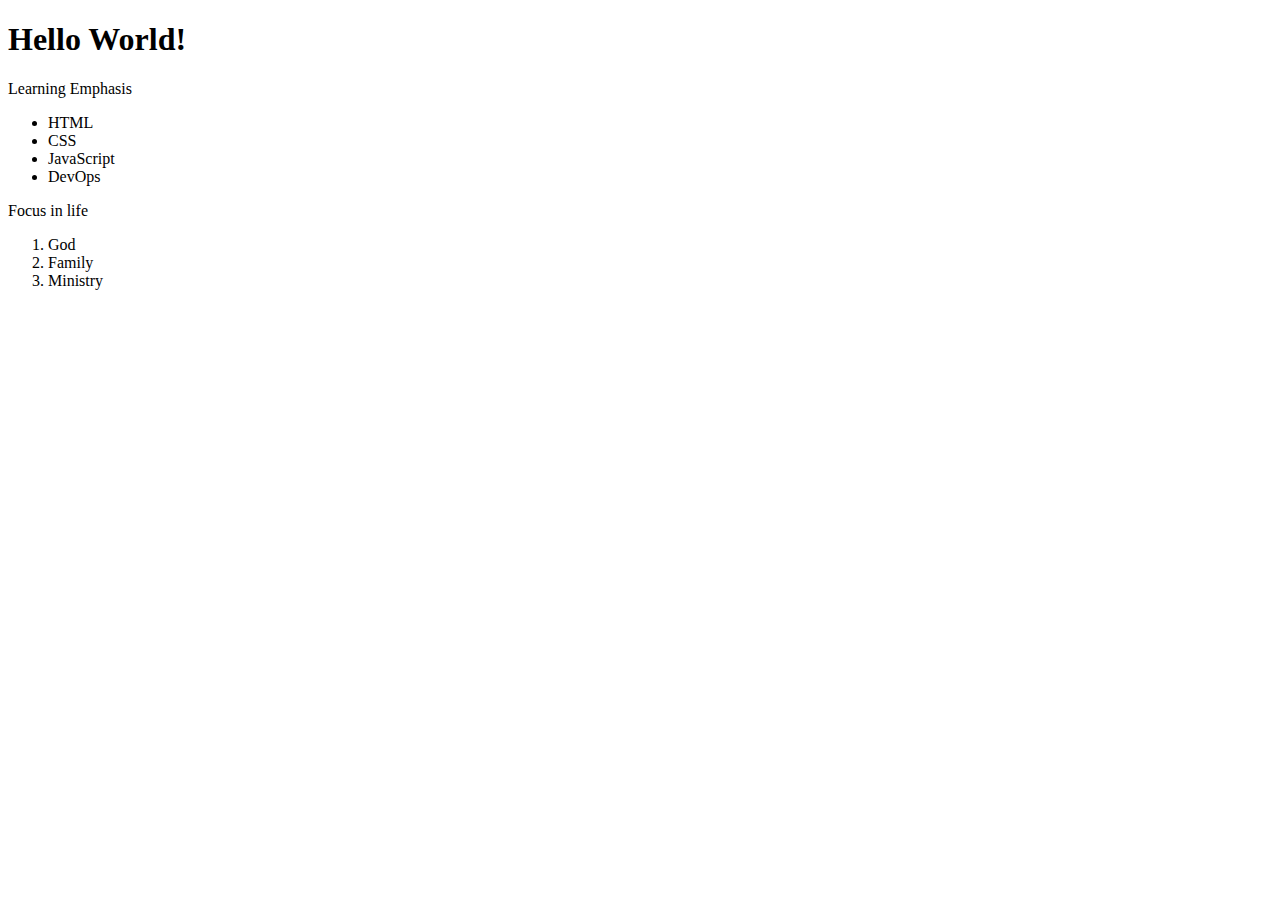
<file: html-boilerplate/index.html>
<!DOCTYPE html>

<html lang="en">
    <head>
        <meta charset="UTF-8">
        <title>My First Webpage</title>
    </head>
    <!--Trying out my first comment-->
    <body>
        <h1>Hello World!</h1>
        <p>
            Learning Emphasis
            <ul>
                <li>HTML</li>
                <li>CSS</li>
                <li>JavaScript</li>
                <li>DevOps</li>
            </ul>    
        </p>

        <p>
            Focus in life
            <ol>
                <li>God</li>
                <li>Family</li>
                <li>Ministry</li>
            </ol>    
        </p>
    </body>
</html>
</file>
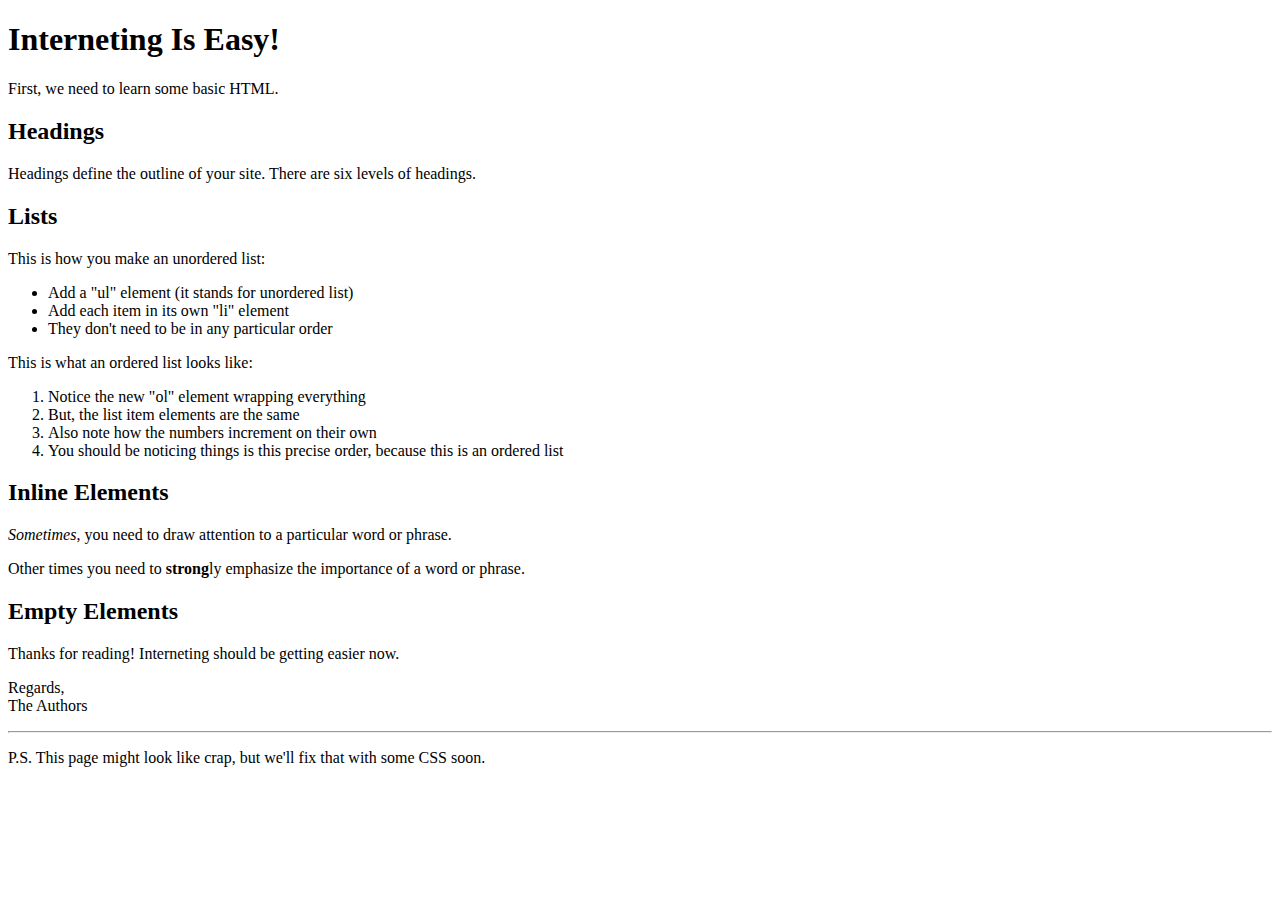
<file: internet-hard-module/index.html>
<!DOCTYPE html>
<html>
  <head>
    <!-- Metadata goes here -->
  </head>
  <body>
    <h1>Interneting Is Easy!</h1>
    <p>First, we need to learn some basic HTML.</p>
    <h2>Headings</h2>
    <p>
      Headings define the outline of your site. There are six levels of
      headings.
    </p>
    <h2>Lists</h2>

    <p>This is how you make an unordered list:</p>

    <ul>
      <li>Add a "ul" element (it stands for unordered list)</li>
      <li>Add each item in its own "li" element</li>
      <li>They don't need to be in any particular order</li>
    </ul>

    <p>This is what an ordered list looks like:</p>

    <ol>
      <li>Notice the new "ol" element wrapping everything</li>
      <li>But, the list item elements are the same</li>
      <li>Also note how the numbers increment on their own</li>
      <li>
        You should be noticing things is this precise order, because this is an
        ordered list
      </li>
    </ol>

    <h2>Inline Elements</h2>
    <p>
      <em>Sometimes</em>, you need to draw attention to a particular word or
      phrase.
    </p>
    <p>
      Other times you need to <strong>strong</strong>ly emphasize the importance
      of a word or phrase.
    </p>
    <h2>Empty Elements</h2>

    <p>Thanks for reading! Interneting should be getting easier now.</p>

    <p>
      Regards,<br />
      The Authors
    </p>

    <hr />

    <p>
      P.S. This page might look like crap, but we'll fix that with some CSS
      soon.
    </p>
  </body>
</html>
</file>
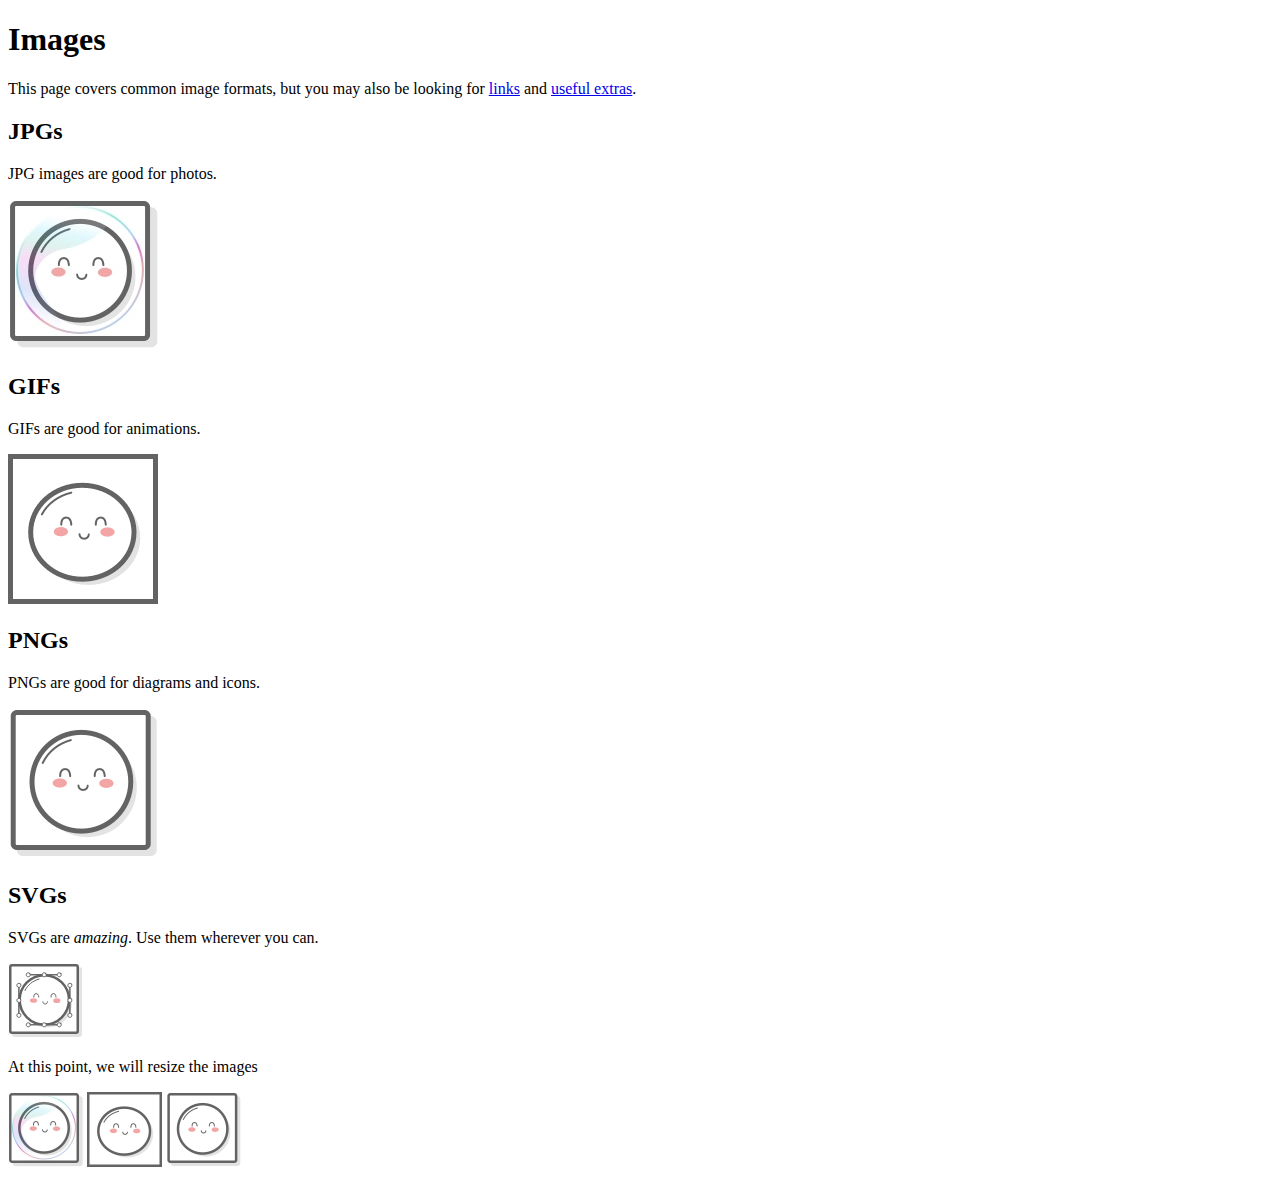
<file: internet-hard-module/images.html>
<!DOCTYPE html>
<html lang="en">
  <head>
    <title>Images</title>
  </head>
  <body>
    <h1>Images</h1>
    <p>
      This page covers common image formats, but you may also be looking for
      <a href="links-images.html">links</a> and
      <a href="misc/extras.html">useful extras</a>.
    </p>

    <h2>JPGs</h2>

    <p>JPG images are good for photos.</p>

    <img src="links-and-images/images/mochi.jpg" />

    <h2>GIFs</h2>

    <p>GIFs are good for animations.</p>

    <img src="links-and-images/images/mochi.gif" />

    <h2>PNGs</h2>

    <p>PNGs are good for diagrams and icons.</p>

    <img src="links-and-images/images/mochi.png" />
    <h2>SVGs</h2>

    <p>SVGs are <em>amazing</em>. Use them wherever you can.</p>

    <img src="links-and-images/images/mochi.svg" />

    <p>At this point, we will resize the images</p>
    <!-- In JPGs section -->
    <img src="links-and-images/images/mochi.jpg" width="75" />

    <!-- In GIFs section -->
    <img src="links-and-images/images/mochi.gif" width="75" />

    <!-- In PNGs section -->
    <img src="links-and-images/images/mochi.png" width="75" />
  </body>
</html>
</file>
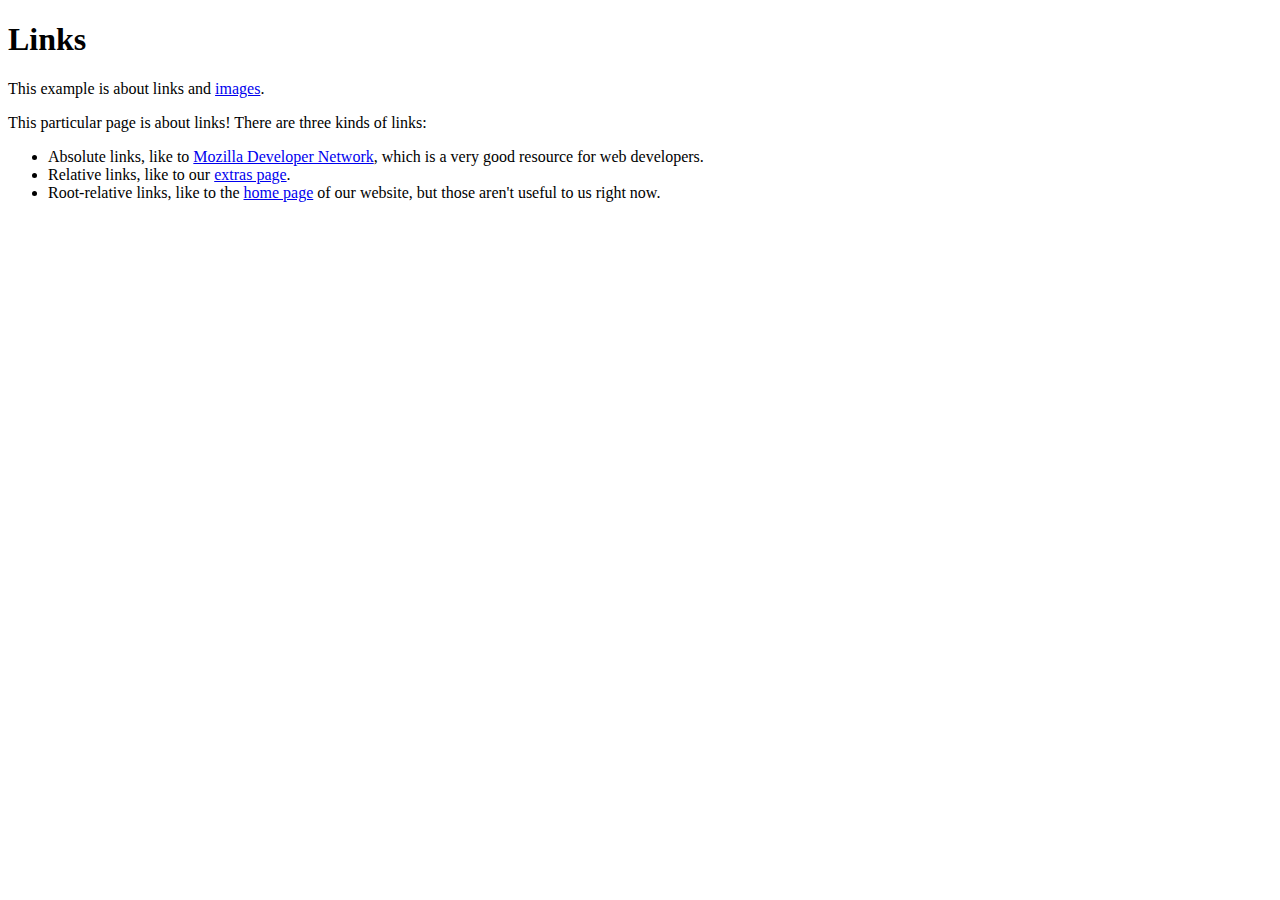
<file: internet-hard-module/links-images.html>
<!DOCTYPE html>
<html>
  <head>
    <title>Links</title>
  </head>
  <body>
    <h1>Links</h1>
    <p>This example is about links and <a href="images.html">images</a>.</p>
    <p>This particular page is about links! There are three kinds of links:</p>

    <ul>
      <li>
        Absolute links, like to
        <a
          href="https://developer.mozilla.org/en-US/docs/Web/HTML"
          target="_blank"
          >Mozilla Developer Network</a
        >, which is a very good resource for web developers.
      </li>
      <li>
        Relative links, like to our <a href="misc/extras.html">extras page</a>.
      </li>
      <!-- This won't work for our local HTML files -->
      <li>
        Root-relative links, like to the <a href="/">home page</a> of our
        website, but those aren't useful to us right now.
      </li>
    </ul>
  </body>
</html>
</file>
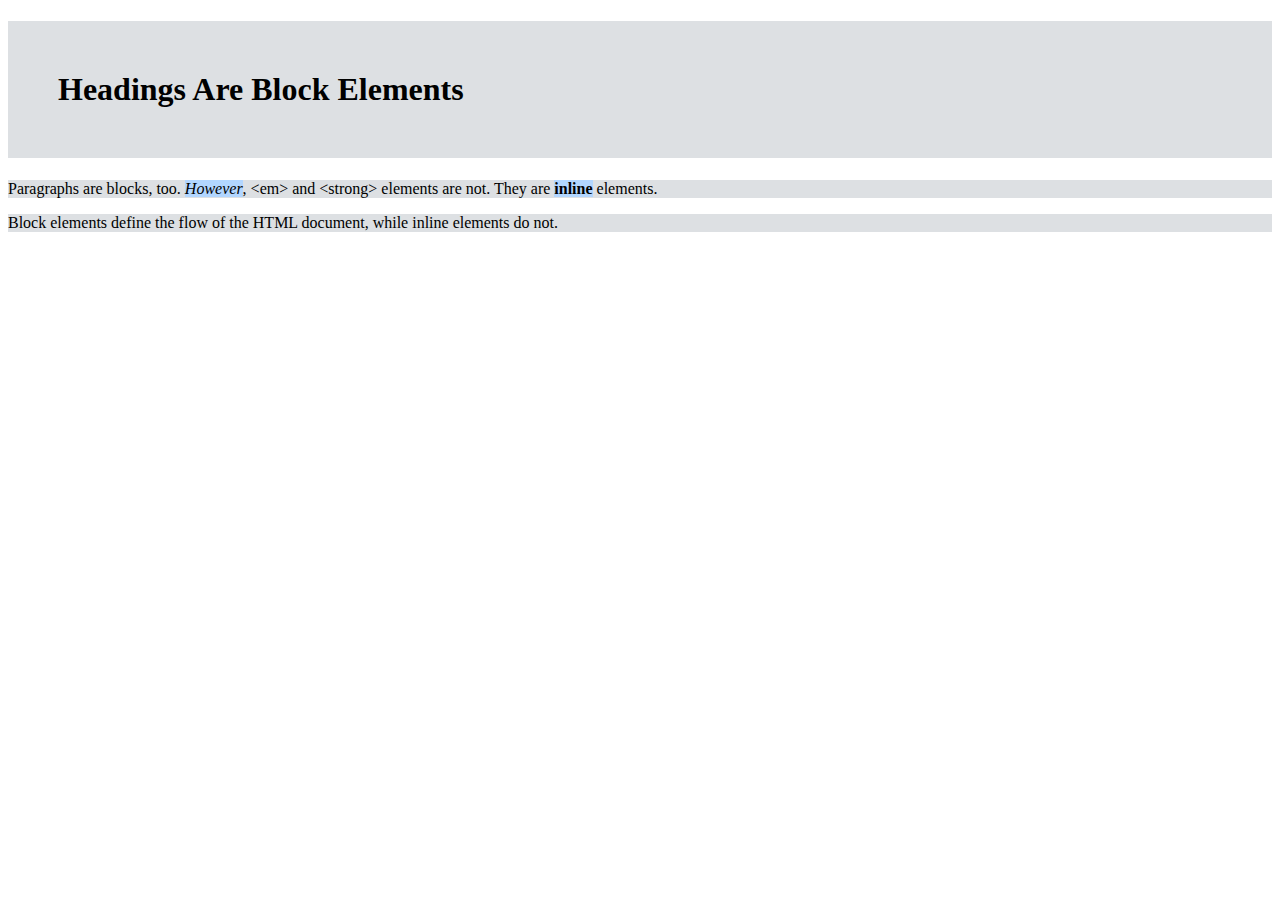
<file: internet-hard-module/css-box-model/boxes.html>
<!DOCTYPE html>
<html lang='en'>
  <head>
    <meta charset='UTF-8'/>
    <title>Boxes Are Easy!</title>
    <link rel='stylesheet' href='box-styles.css'/>
  </head>
  <body>
    <h1>Headings Are Block Elements</h1>

    <p>Paragraphs are blocks, too. <em>However</em>, &lt;em&gt; and &lt;strong&gt;
       elements are not. They are <strong>inline</strong> elements.</p>

    <p>Block elements define the flow of the HTML document, while inline elements
       do not.</p>
  </body>
</html>
</file>
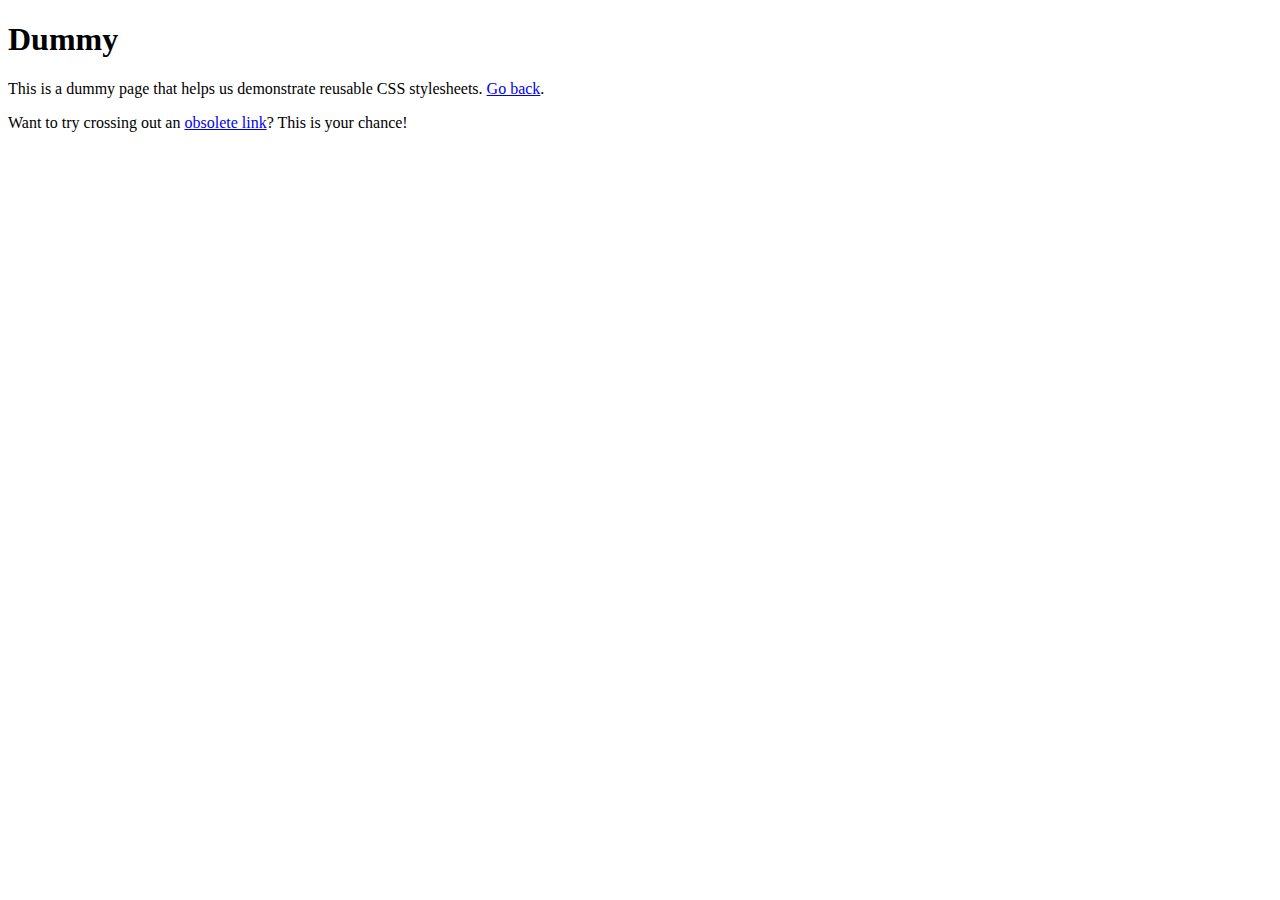
<file: internet-hard-module/hello-css/dummy.html>
<!DOCTYPE html>
<html lang="en">
  <head>
    <meta charset="UTF-8" />
    <title>Dummy</title>
  </head>
  <body>
    <h1>Dummy</h1>

    <p>
      This is a dummy page that helps us demonstrate reusable CSS stylesheets.
      <a href="hello-css.html">Go back</a>.
    </p>

    <p>
      Want to try crossing out an <a href="nowhere.html">obsolete link</a>? This
      is your chance!
    </p>
  </body>
</html>
</file>
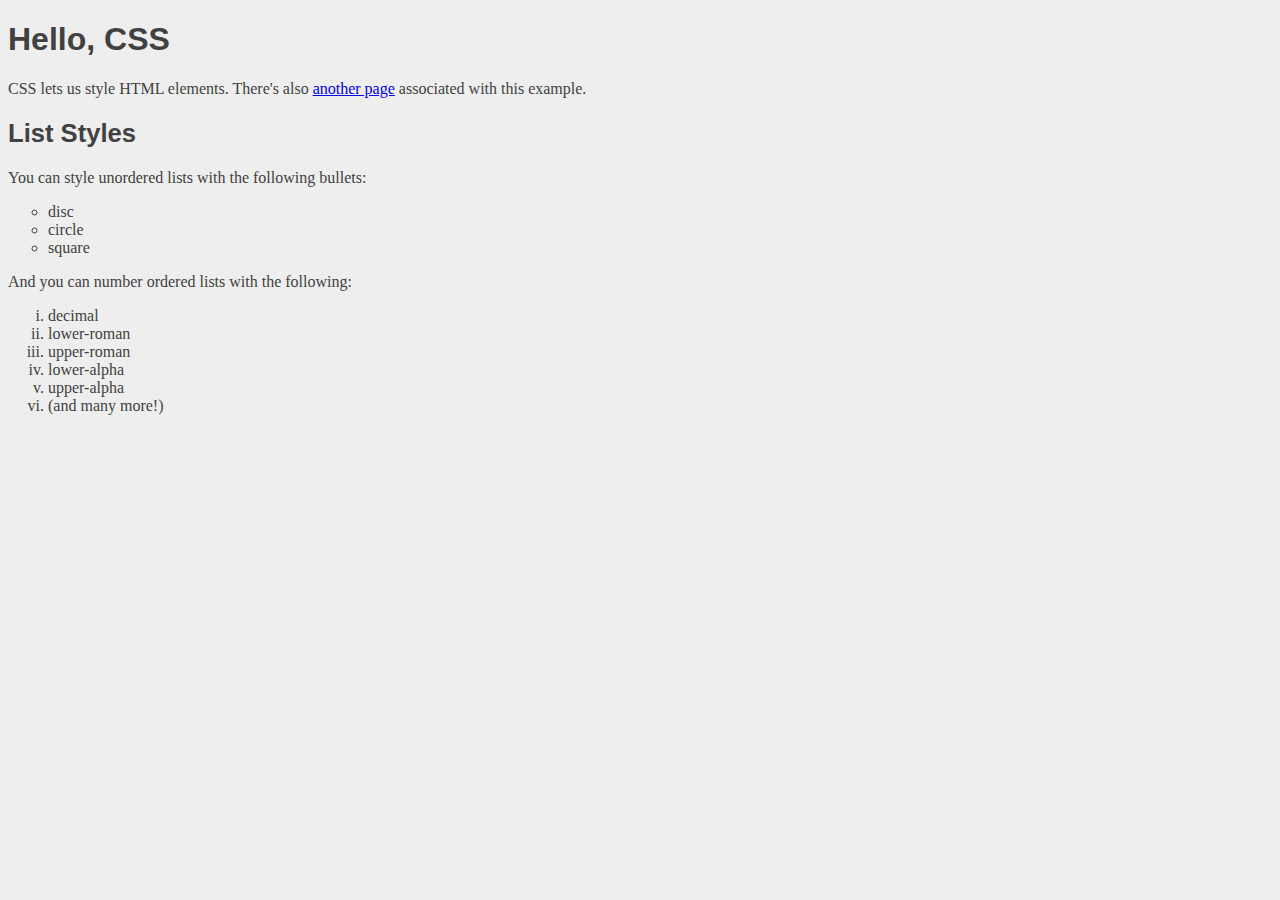
<file: internet-hard-module/hello-css/hello-css.html>
<!DOCTYPE html>
<html lang="en">
  <head>
    <meta charset="UTF-8" />
    <link rel="stylesheet" href="styles.css" />
    <title>Hello, CSS</title>
  </head>
  <body>
    <h1>Hello, CSS</h1>

    <p>
      CSS lets us style HTML elements. There's also
      <a href="dummy.html">another page</a> associated with this example.
    </p>

    <h2>List Styles</h2>

    <p>You can style unordered lists with the following bullets:</p>

    <ul>
      <li>disc</li>
      <li>circle</li>
      <li>square</li>
    </ul>

    <p>And you can number ordered lists with the following:</p>

    <ol>
      <li>decimal</li>
      <li>lower-roman</li>
      <li>upper-roman</li>
      <li>lower-alpha</li>
      <li>upper-alpha</li>
      <li>(and many more!)</li>
    </ol>
  </body>
</html>
</file>
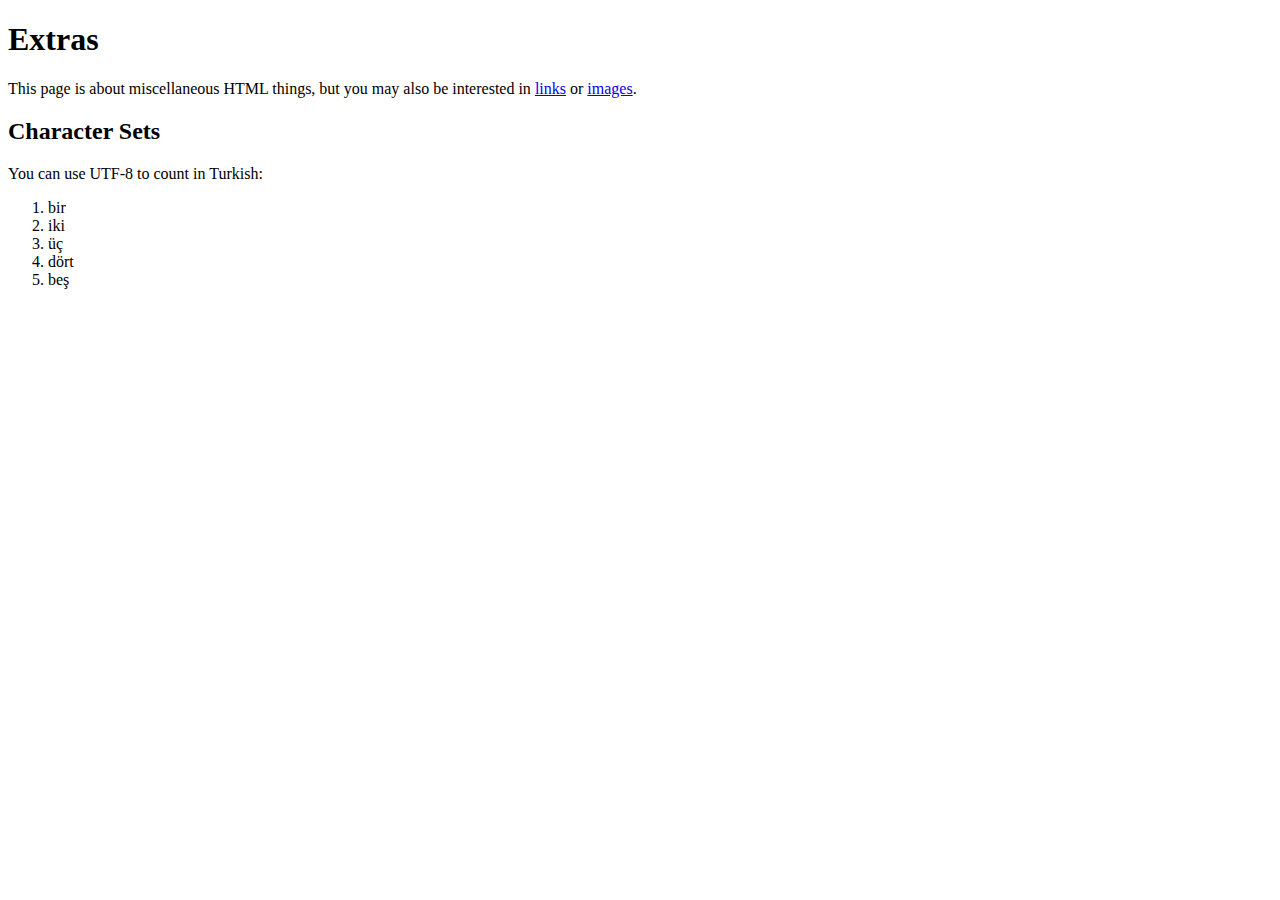
<file: internet-hard-module/misc/extras.html>
<!DOCTYPE html>
<html>
  <head>
    <title>Extras</title>
  </head>
  <body>
    <h1>Extras</h1>
    <p>
      This page is about miscellaneous HTML things, but you may also be
      interested in <a href="../links-images.html">links</a> or
      <a href="../images.html">images</a>.
    </p>
    <h2>Character Sets</h2>

    <p>You can use UTF-8 to count in Turkish:</p>

    <ol>
      <li>bir</li>
      <li>iki</li>
      <li>üç</li>
      <li>dört</li>
      <li>beş</li>
    </ol>
  </body>
</html>
</file>
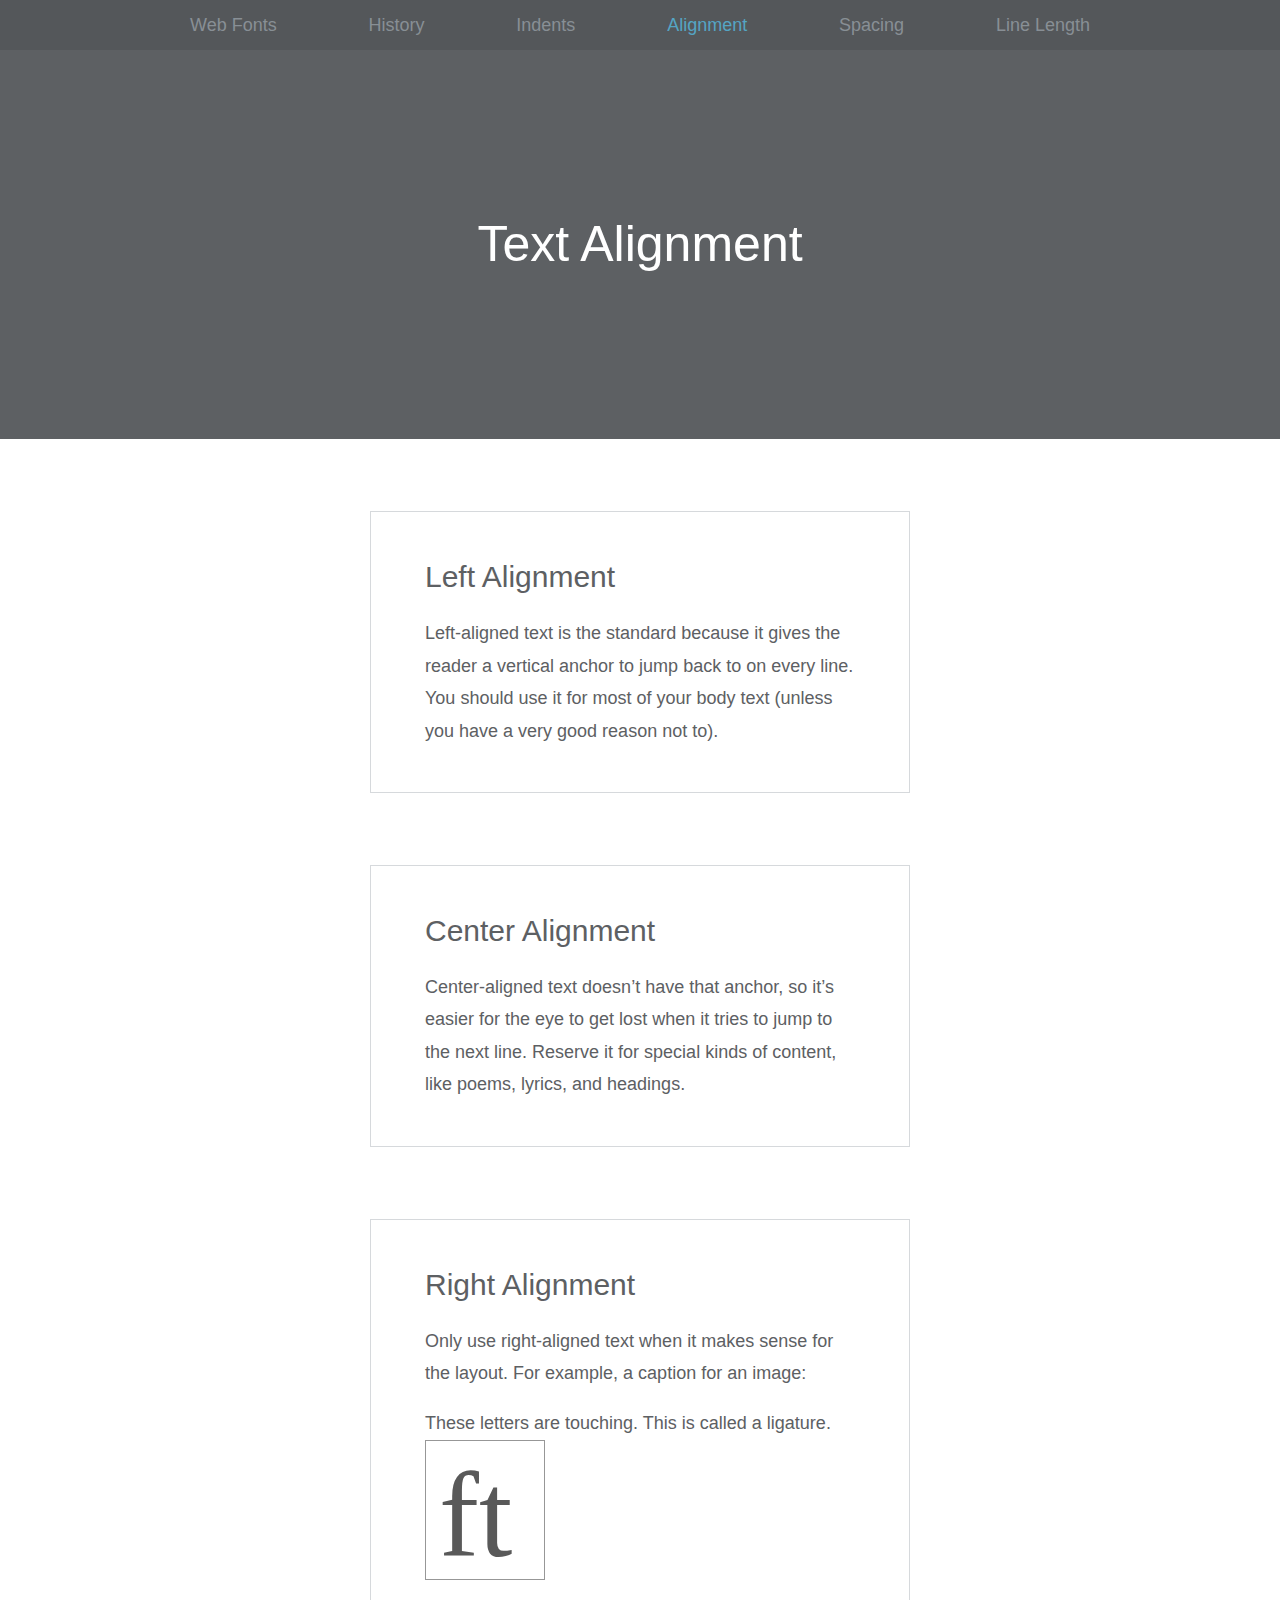
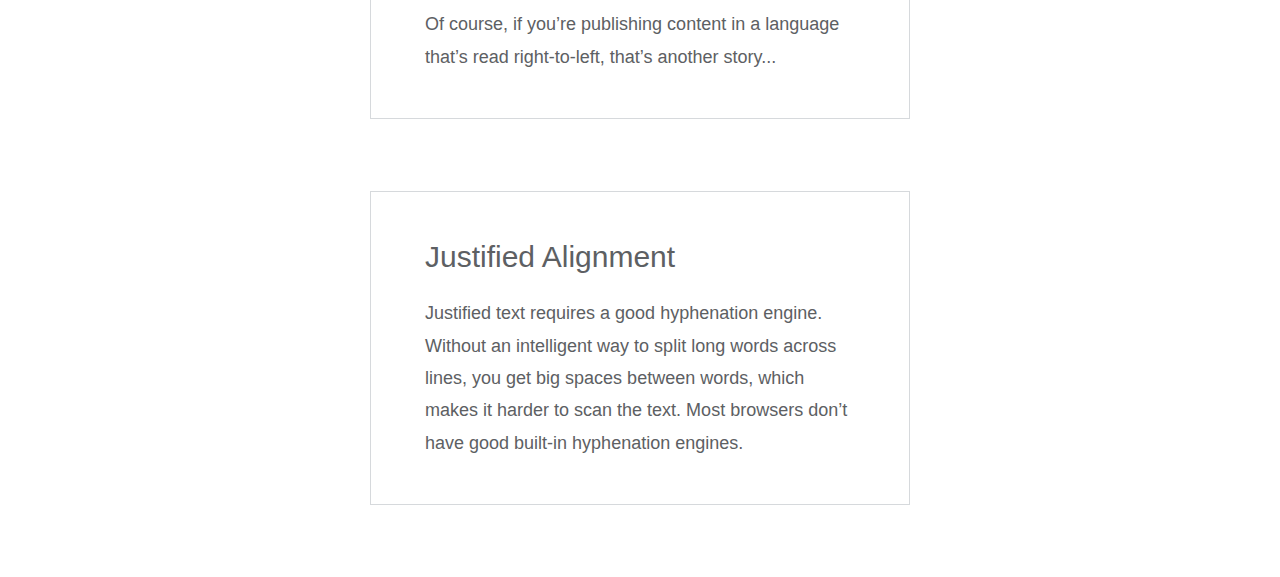
<file: internet-hard-module/typography/web-typography/alignment.html>
<!DOCTYPE html>
<html lang='en'>
<head>
  <meta charset='UTF-8'/>
  <title>Text Alignment</title>
  <link rel='stylesheet' href='typo.css'/>
</head>
<body>

<header>
  <nav>
    <ul>
      <li><a href='web-fonts.html'>Web Fonts</a></li>
      <li><a href='history.html'>History</a></li>
      <li><a href='indents.html'>Indents</a></li>
      <li class='selected'>Alignment</li>
      <li><a href='spacing.html'>Spacing</a></li>
      <li><a href='line-length.html'>Line Length</a></li>
    </ul>
  </nav>
  <div class='hero'>
    <h1>Text Alignment</h1>
  </div>
</header>

<div class='page'>

  <section class='section section--gray left'>
    <h2>Left Alignment</h2>

    <p>Left-aligned text is the standard because it gives the reader a vertical
    anchor to jump back to on every line. You should use it for most of your body
    text (unless you have a very good reason not to).</p>

  </section>

  <section class='section section--gray center'>
    <h2>Center Alignment</h2>

    <p>Center-aligned text doesn’t have that anchor, so it’s easier for the eye
    to get lost when it tries to jump to the next line. Reserve it for special
    kinds of content, like poems, lyrics, and headings.</p>

  </section>

  <section class='section section--gray'>
    <h2>Right Alignment</h2>

    <p>Only use right-aligned text when it makes sense for the layout. For
    example, a caption for an image:</p>

    <figure>
      <figcaption>These letters are touching. This is called a
      ligature.</figcaption>
      <img src='ligature.svg'/>
    </figure>

    <p>Of course, if you’re publishing content in a language that’s read
    right-to-left, that’s another story...</p>

  </section>

  <section class='section section--gray justify'>

    <h2>Justified Alignment</h2>

    <p>Justified text requires a good hyphenation engine. Without an intelligent
    way to split long words across lines, you get big spaces between words, which
    makes it harder to scan the text. Most browsers don’t have good built-in
    hyphenation engines.</p>
    
  </section>

</div>

</body>
</html>
</file>
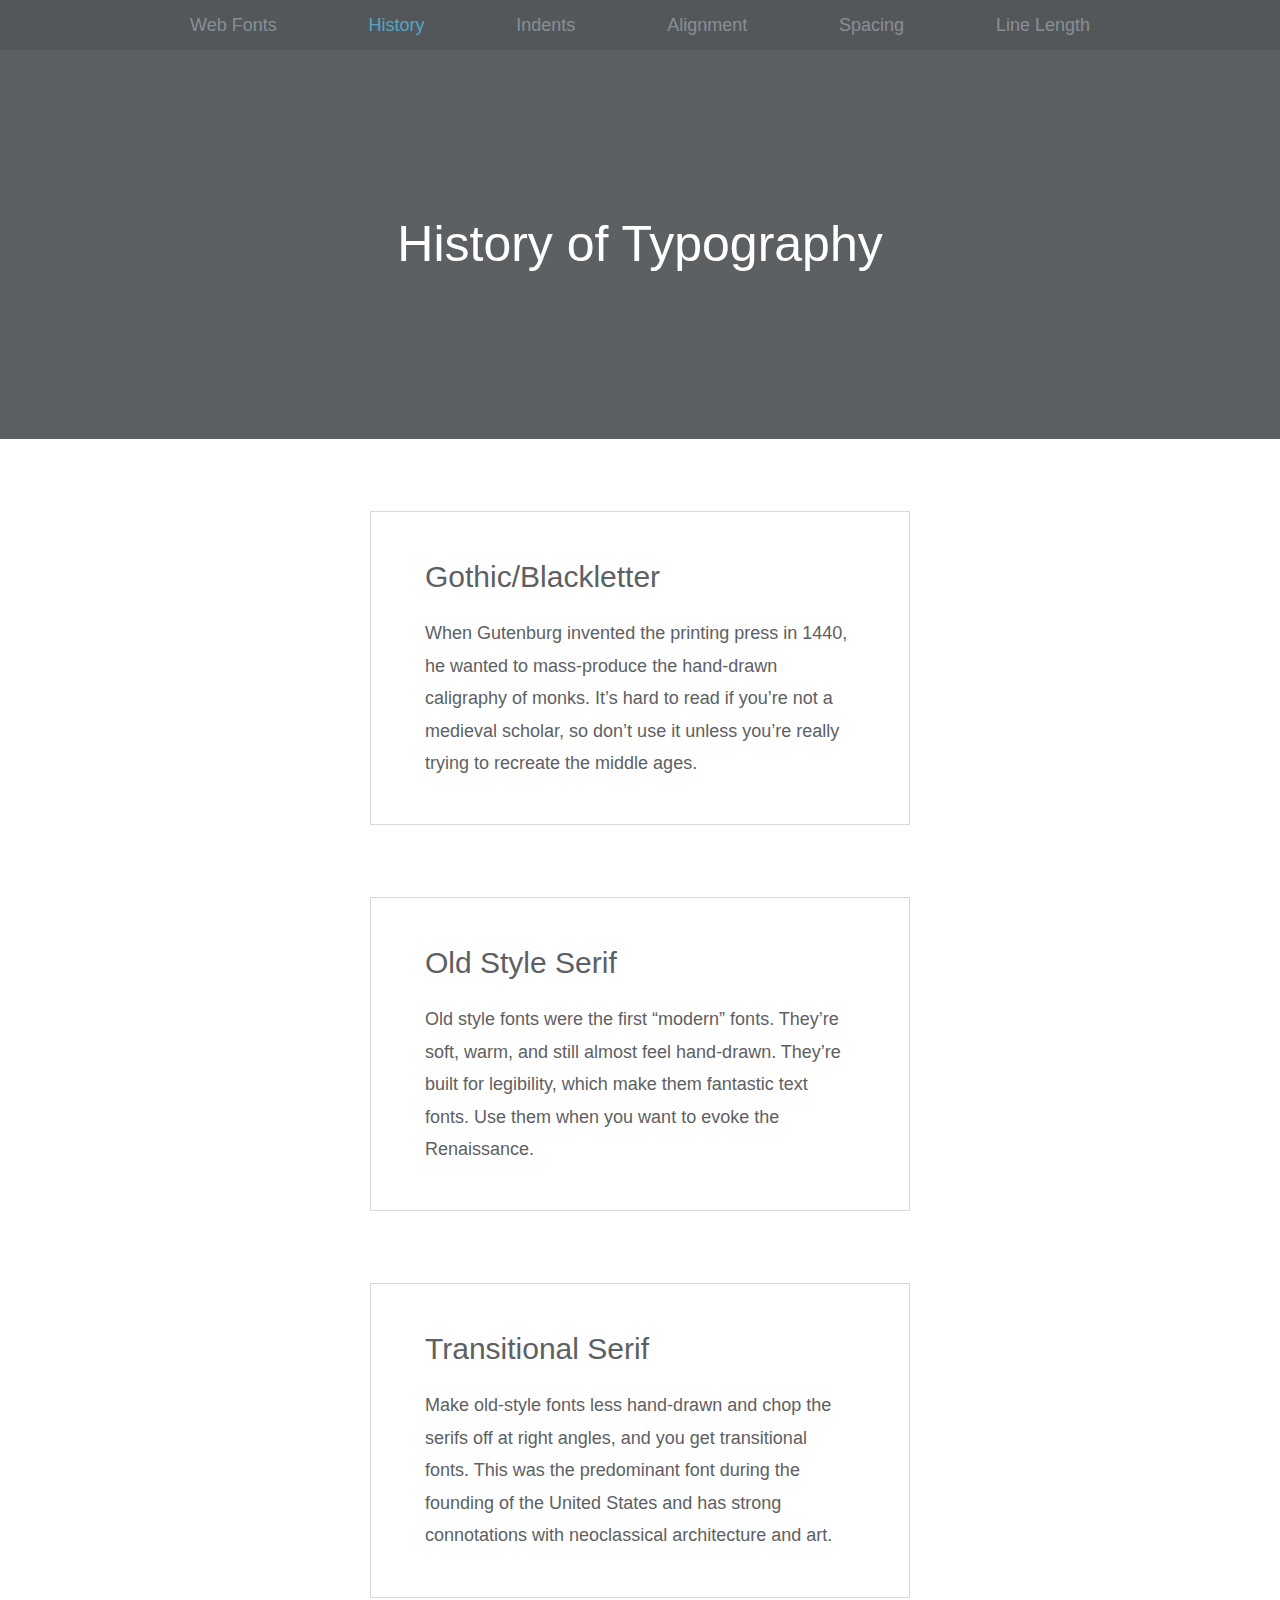
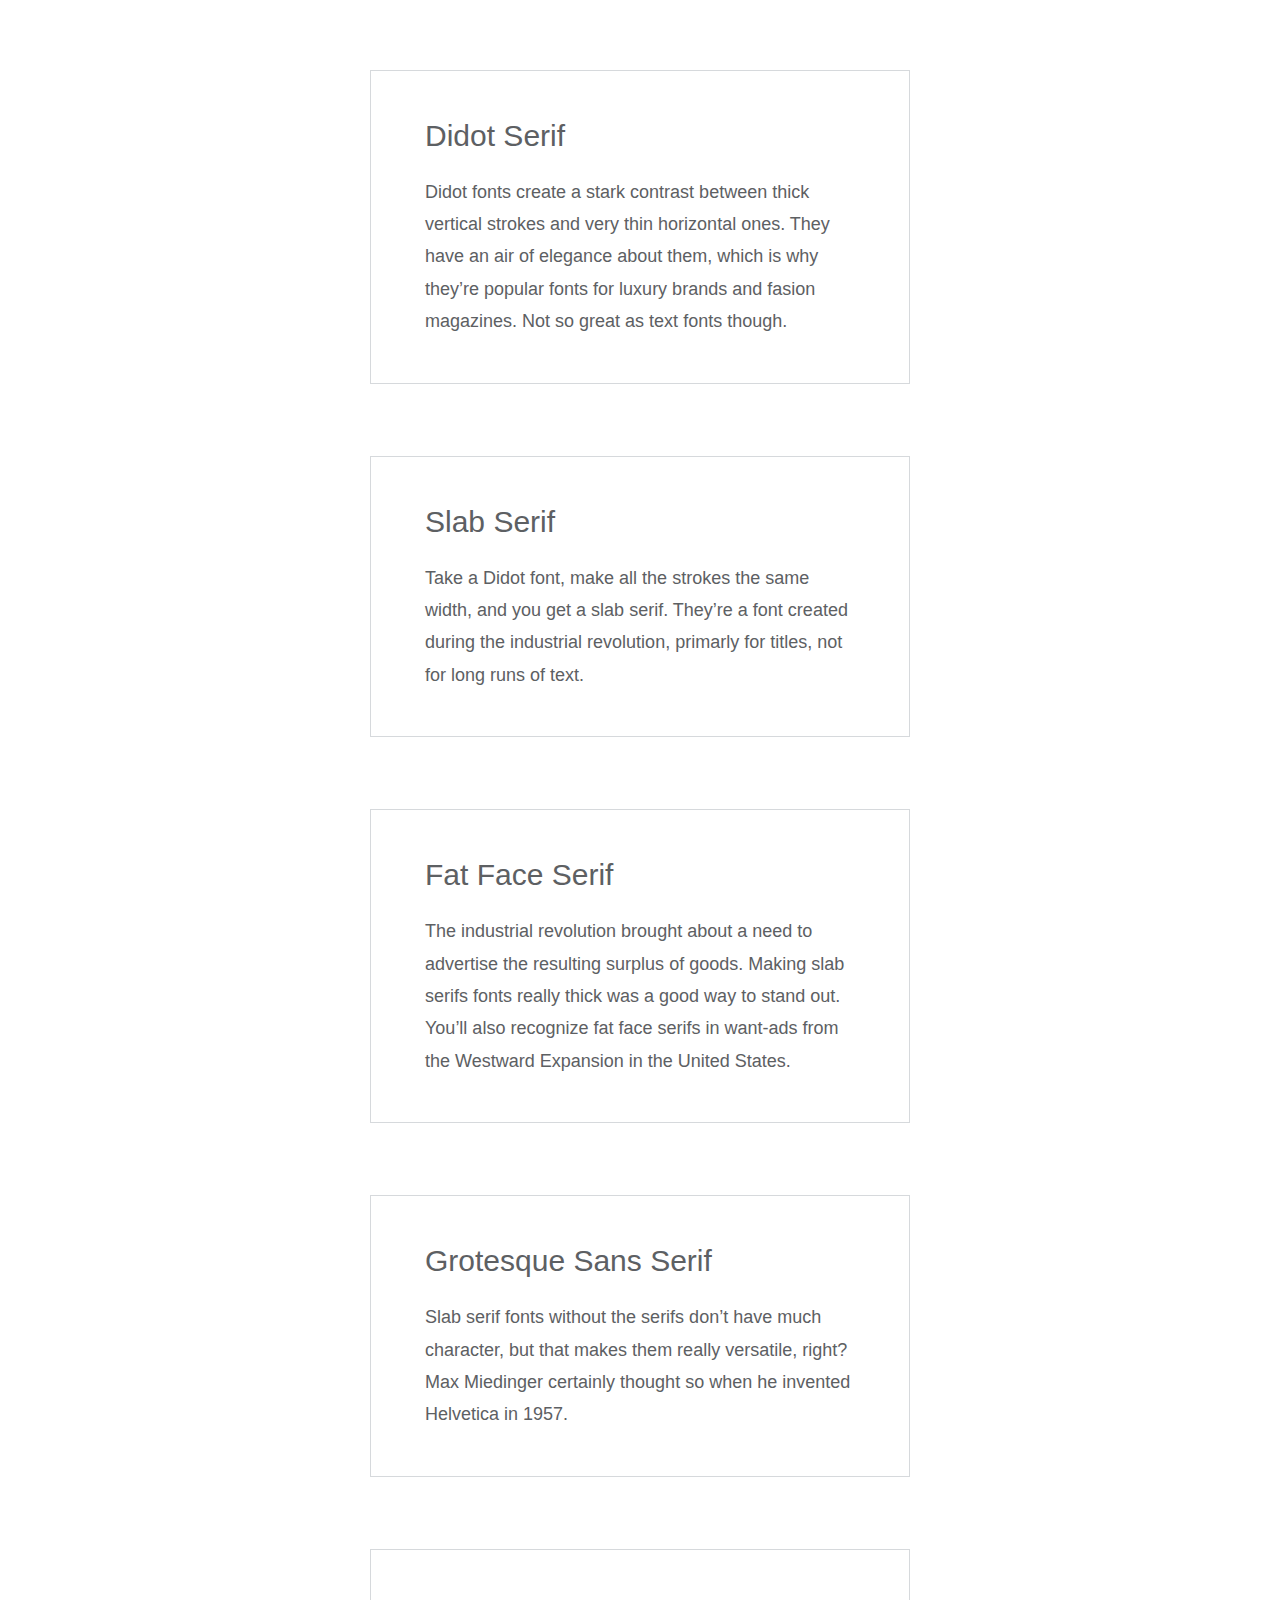
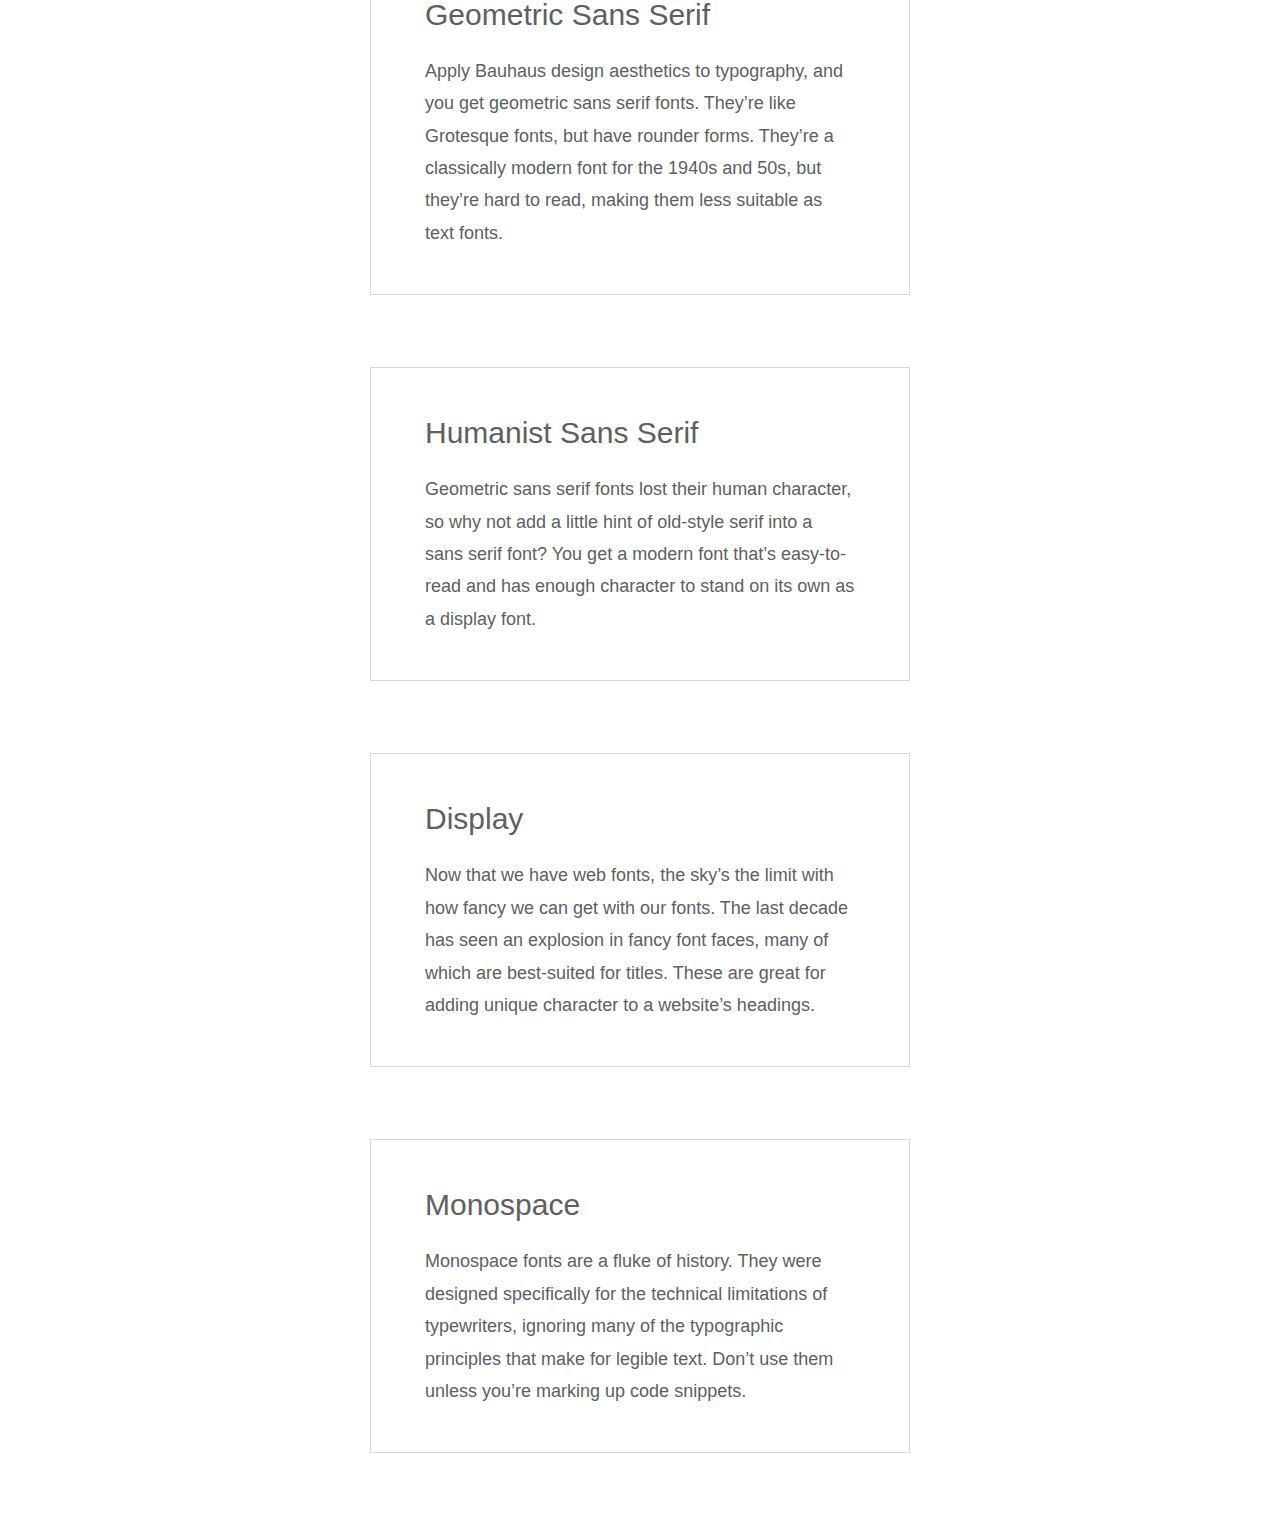
<file: internet-hard-module/typography/web-typography/history.html>
<!DOCTYPE html>
<html lang='en'>
<head>
  <meta charset='UTF-8'/>
  <title>History of Typography</title>
  <link rel='stylesheet' href='typo.css'/>
</head>
<body>

  <header>
    <nav>
      <ul>
        <li><a href='web-fonts.html'>Web Fonts</a></li>
        <li class='selected'>History</li>
        <li><a href='indents.html'>Indents</a></li>
        <li><a href='alignment.html'>Alignment</a></li>
        <li><a href='spacing.html'>Spacing</a></li>
        <li><a href='line-length.html'>Line Length</a></li>
      </ul>
    </nav>
    <div class='hero'>
      <h1>History of Typography</h1>
    </div>
  </header>

  <div class='page'>

    <section class='section section--gray blackletter'>
      <h2>Gothic/Blackletter</h2>

      <p>When Gutenburg invented the printing press in 1440, he wanted to
      mass-produce the hand-drawn caligraphy of monks. It’s hard to read if
      you’re not a medieval scholar, so don’t use it unless you’re really trying
      to recreate the middle ages.</p>

    </section>

    <section class='section section--gray old-style'>
      <h2>Old Style Serif</h2>

      <p>Old style fonts were the first “modern” fonts. They’re soft, warm, and
      still almost feel hand-drawn. They’re built for legibility, which make them
      fantastic text fonts. Use them when you want to evoke the Renaissance.</p>
    </section>

    <section class='section section--gray transitional'>
      <h2>Transitional Serif</h2>

      <p>Make old-style fonts less hand-drawn and chop the serifs off at right
      angles, and you get transitional fonts. This was the predominant font
      during the founding of the United States and has strong connotations with
      neoclassical architecture and art.</p>
    </section>


    <section class='section section--gray didot'>
      <h2>Didot Serif</h2>

      <p>Didot fonts create a stark contrast between thick vertical strokes and
      very thin horizontal ones. They have an air of elegance about them, which
      is why they’re popular fonts for luxury brands and fasion magazines. Not so
      great as text fonts though.</p>
    </section>


    <section class='section section--gray slab'>
      <h2>Slab Serif</h2>

      <p>Take a Didot font, make all the strokes the same width, and you get a
      slab serif. They’re a font created during the industrial revolution,
      primarly for titles, not for long runs of text.</p>
    </section>


    <section class='section section--gray fat-face'>
      <h2>Fat Face Serif</h2>

      <p>The industrial revolution brought about a need to advertise the
      resulting surplus of goods. Making slab serifs fonts really thick was a
      good way to stand out. You’ll also recognize fat face serifs in want-ads
      from the Westward Expansion in the United States.</p>

    </section>

    <section class='section section--gray grotesque'>
      <h2>Grotesque Sans Serif</h2>

      <p>Slab serif fonts without the serifs don’t have much character, but that
      makes them really versatile, right? Max Miedinger certainly thought so when
      he invented Helvetica in 1957.</p>

    </section>

    <section class='section section--gray geometric'>
      <h2>Geometric Sans Serif</h2>

      <p>Apply Bauhaus design aesthetics to typography, and you get geometric
      sans serif fonts. They’re like Grotesque fonts, but have rounder forms.
      They’re a classically modern font for the 1940s and 50s, but they’re hard
      to read, making them less suitable as text fonts.</p>

    </section>

    <section class='section section--gray humansit'>
      <h2>Humanist Sans Serif</h2>

      <p>Geometric sans serif fonts lost their human character, so why not add a
      little hint of old-style serif into a sans serif font? You get a modern
      font that’s easy-to-read and has enough character to stand on its own as a
      display font.</p>

    </section>

    <section class='section section--gray display'>
      <h2>Display</h2>

      <p>Now that we have web fonts, the sky’s the limit with how fancy we can
      get with our fonts. The last decade has seen an explosion in fancy font
      faces, many of which are best-suited for titles. These are great for adding
      unique character to a website’s headings.</p>

    </section>

    <section class='section section--gray monospace'>
      <h2>Monospace</h2>

      <p>Monospace fonts are a fluke of history. They were designed specifically
      for the technical limitations of typewriters, ignoring many of the
      typographic principles that make for legible text. Don’t use them unless
      you’re marking up code snippets.</p>

    </section>

  </div>

</body>
</html>
</file>
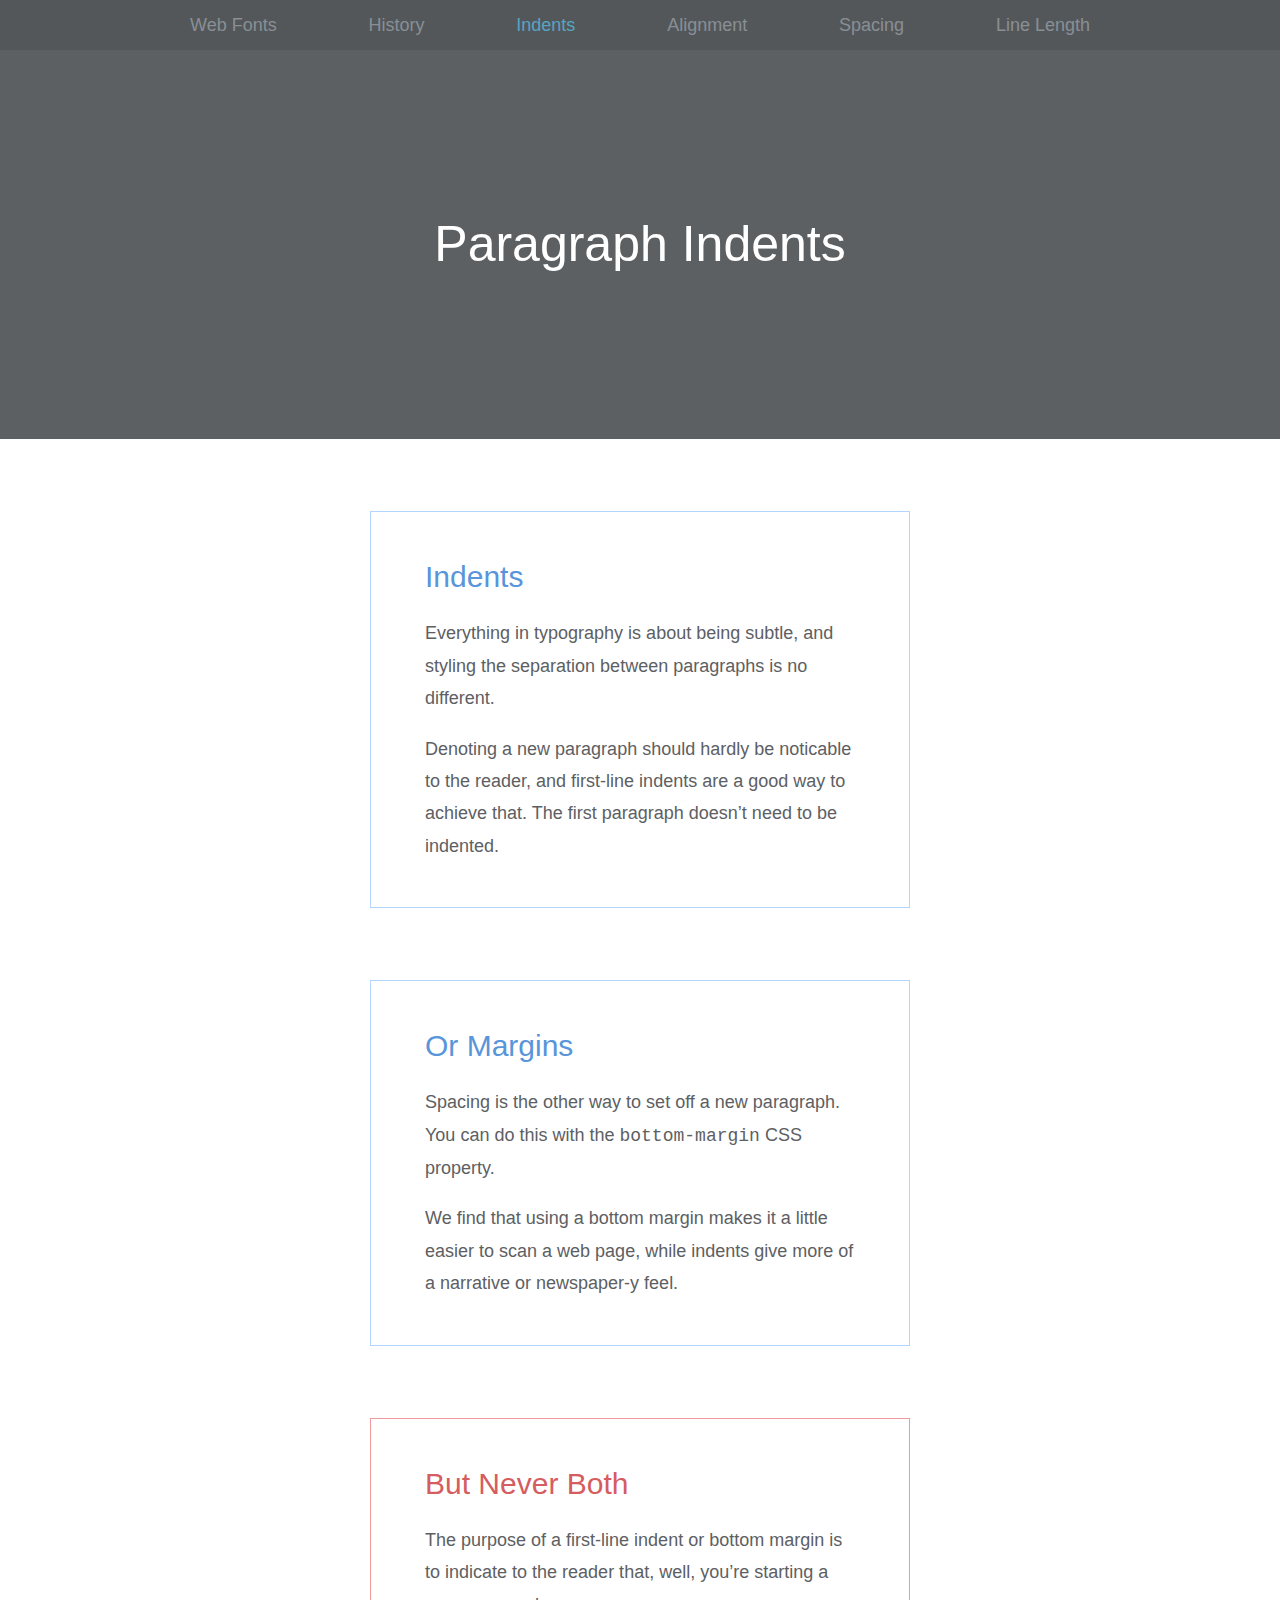
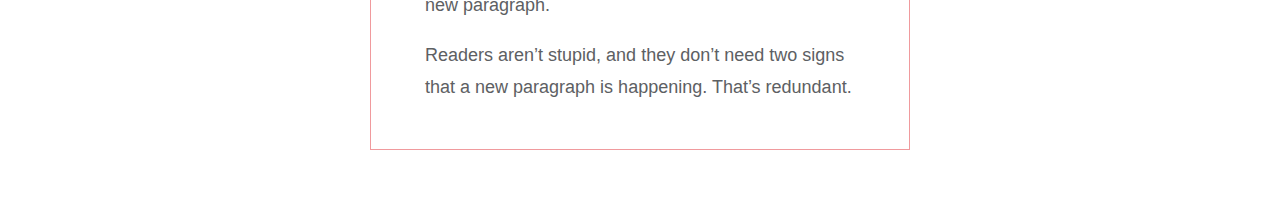
<file: internet-hard-module/typography/web-typography/indents.html>
<!DOCTYPE html>
<html lang='en'>
<head>
  <meta charset='UTF-8'/>
  <title>Paragraph Indents</title>
  <link rel='stylesheet' href='typo.css'/>
</head>
<body>

  <header>
    <nav>
      <ul>
        <li><a href='web-fonts.html'>Web Fonts</a></li>
        <li><a href='history.html'>History</a></li>
        <li class='selected'>Indents</li>
        <li><a href='alignment.html'>Alignment</a></li>
        <li><a href='spacing.html'>Spacing</a></li>
        <li><a href='line-length.html'>Line Length</a></li>
      </ul>
    </nav>
    <div class='hero'>
      <h1>Paragraph Indents</h1>
    </div>
  </header>

  <div class='page'>

    <section class='section section--blue paragraph-indent'>
      <h2>Indents</h2>

      <p>Everything in typography is about being subtle, and styling the separation
      between paragraphs is no different.</p>

	  <p>Denoting a new paragraph should hardly be noticable to the reader, and
	  first-line indents are a good way to achieve that. The first paragraph
	  doesn’t need to be indented.</p>

    </section>

    <section class='section section--blue'>
      <h2>Or Margins</h2>

      <p>Spacing is the other way to set off a new paragraph. You can do this with
      the <code>bottom-margin</code> CSS property.</p>

      <p>We find that using a bottom margin makes it a little easier to scan a web
      page, while indents give more of a narrative or newspaper-y feel.</p>
    </section>

    <section class='section section--red never-both'>
      <h2>But Never Both</h2>

      <p>The purpose of a first-line indent or bottom margin is to indicate to the
      reader that, well, you’re starting a new paragraph.</p>

      <p>Readers aren’t stupid, and they don’t need two signs that a new paragraph is happening. That’s redundant.</p>

    </section>

  </div>

</body>
</html>
</file>
<file: internet-hard-module/css-box-model/box-styles.css>
h1,
p {
  background-color: #dde0e3; /* Light gray */
}

em,
strong {
  background-color: #b2d6ff; /* Light blue */
}

h1 {
  padding: 50px;
}

div {
  color: #fff;
  background-color: #5995da;
  font-weight: bold;
  padding: 20px;
  text-align: center;
  border: 2px solid #5d6063;
  border-radius: 5px;
}
</file>
<file: internet-hard-module/hello-css/styles.css>
body {
  color: #414141; /* Dark gray */
  background-color: #eeeeee;
}

h1 {
  font-size: 2em;
}

h2 {
  font-size: 1.6em;
}

h1,
h2,
h3,
h4,
h5,
h6 {
  font-family: "Helvetica", "Arial", sans-serif;
}

ul {
  list-style-type: circle;
}

ol {
  list-style-type: lower-roman;
}
</file>
<file: internet-hard-module/typography/web-typography/typo.css>
* {
  margin: 0;
  padding: 0;
  box-sizing: border-box;
}

body {
  font-family: sans-serif;
  font-size: 18px;
  line-height: 1.8em;
  color: #5D6063;
}


h1, h2, h3, h4, h5, h6 {
  line-height: 1.3em;
  font-weight: normal;
  font-style: normal;
}


header {
  text-align: center;
  color: #FFF;
}

nav {
  background-color: #54575A;
}

nav ul {
  display: flex;
  justify-content: space-between;
  flex-wrap: wrap;

  width: 100%;
  max-width: 900px;
  margin: 0 auto;
}

nav li {
  list-style-type: none;

  width: 50%;
  padding-top: .5em;
  padding-bottom: .5em;

  border-top: 1px solid #888F95;
}

nav li:nth-of-type(1),
nav li:nth-of-type(2) {
  border-top: none;
}

nav li:nth-of-type(2n) {
  border-left: 1px solid #888F95;
}

nav li.selected {
  color: #54A5C4;
}

nav a:link,
nav a:visited {
  color: #888F95;
  text-decoration: none;
}

nav a:hover,
nav a:visited:hover,
nav a:active,
nav a:visited:active {
  color: #54A5C4;
  text-decoration: underline;
}


.hero {
  padding-top: 9em;
  padding-bottom: 9em;
  background-color: #5D6063;
}

.hero h1 {
  font-size: 50px;
}


.section {
  padding: 4em 1em;

  margin: 0 auto;
  max-width: 540px;
}

.section h2 {
  font-size: 30px;
  margin-bottom: .7em;
}

.section--gray {
  border-top: 1px solid #D6D9DC;
}

.section--blue {
  border-top: 1px solid #B2D6FF;
}

.section--blue h2 {
  color: #5995DA;
}

.section--red {
  border-top: 1px solid #F09A9D;
}

.section--red h2 {
  color: #D55C5F;
}

.section:first-of-type {
  border-top: none;
}

.section p,
.section ul,
.section ol,
.section figure {
  margin-bottom: 1em;
}

.section p:last-child,
.section ul:last-child,
.section ol:last-child,
.section figure:last-child {
  margin-bottom: 0;
}

.button:link,
.button:visited {
  display: block;
  text-decoration: none;

  color: #FFF;
  background-color: #4A90E2;
  font-weight: bold;
  padding: 10px;
  border-radius: 5px;
  text-align: center;

  margin: 1.8em auto;
}

.button:hover,
.button:visited:hover {
  color: #FFF;
  background-color: #6AA9F4;
}

.button:active,
.button:visited:active {
  color: #FFF;
  background-color: #3F7CC4;
}


@media only screen and (min-width: 580px) {
  .section {
    margin: 4em auto;
    padding: 2.5em 3em;
  }
  .section--gray:first-of-type,
  .section--gray {
    border: 1px solid #D6D9DC;
  }
  .section--blue:first-of-type,
  .section--blue {
    border: 1px solid #B2D6FF;
  }
  .section--red:first-of-type,
  .section--red {
    border: 1px solid #F09A9D;
  }
}


@media only screen and (min-width: 750px) {
  nav {
    padding-left: 2em;
    padding-right: 2em;
  }
  nav li {
    width: auto;
    border-top: none;
  }

  nav li:nth-of-type(2n) {
    border-left: none;
  }
}
</file>
